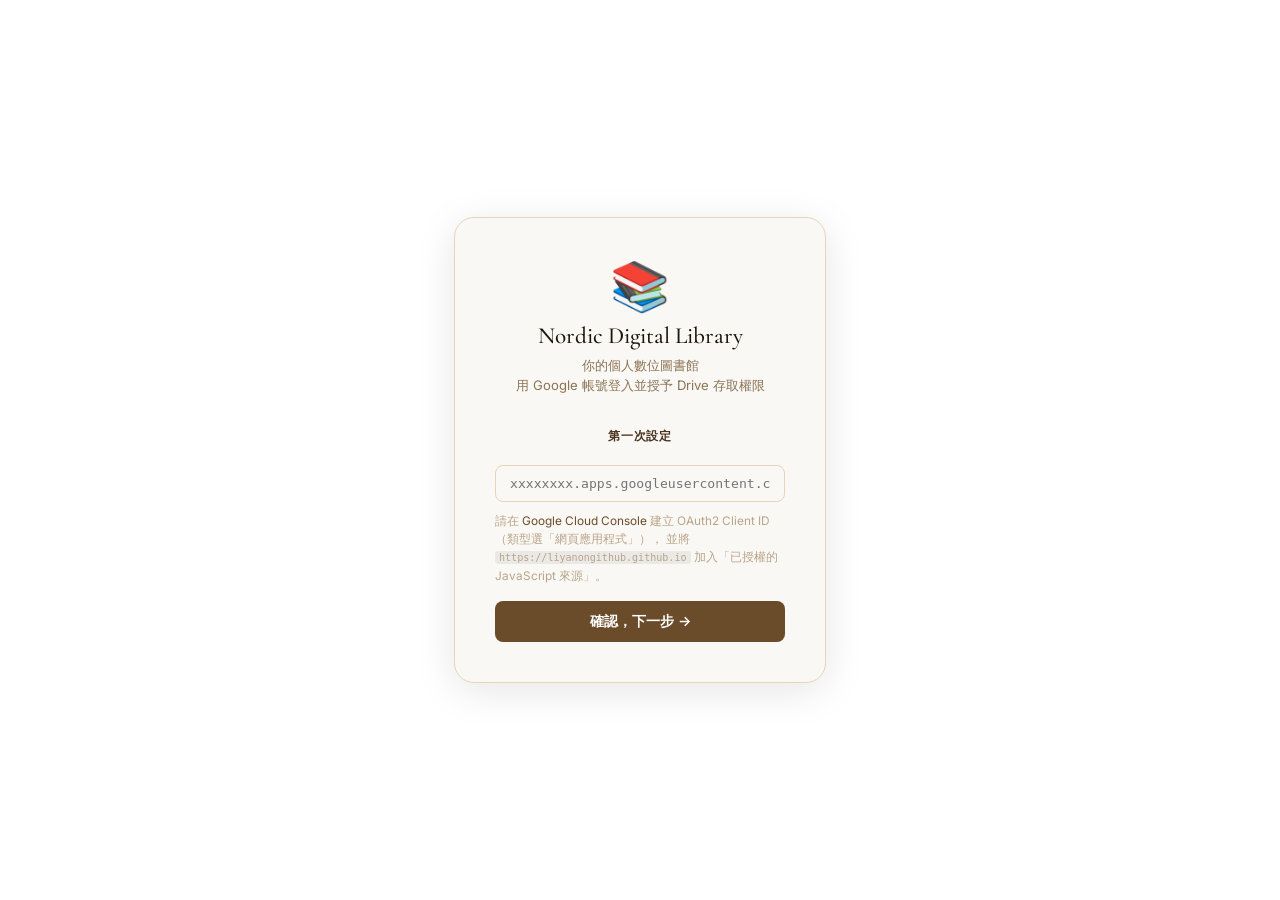
<file: index.html>
<!DOCTYPE html>
<html lang="zh-TW" data-theme="normal">
<head>
  <meta charset="UTF-8">
  <meta name="viewport" content="width=device-width, initial-scale=1.0">
  <title>Nordic Digital Library</title>
  <link rel="stylesheet" href="css/main.css">
  <link rel="stylesheet" href="css/bookshelf.css">
  <link rel="stylesheet" href="css/themes.css">
  <style>
    /* Dashboard-specific overrides */
    body { overflow: hidden; }
    .main-area { height: 100vh; overflow: hidden; }
    .library-scene { height: calc(100vh - var(--header-height)); }

    /* Shelf sections layout */
    .shelf-sections {
      display: flex;
      flex-direction: column;
      height: 100%;
      padding: 0 0 80px;
      position: relative;
    }

    .shelf-row { flex: 1; }

    .shelf-books {
      height: calc(100% - 22px);
      align-items: flex-end;
      padding: 12px 32px 0 80px;
      gap: 8px;
    }

    /* Bottom scene area */
    .scene-floor {
      position: absolute;
      bottom: 0;
      left: 0;
      right: 0;
      height: 90px;
      background: linear-gradient(
        180deg,
        rgba(100, 70, 30, 0.15) 0%,
        rgba(80, 55, 20, 0.35) 100%
      );
      border-top: 3px solid rgba(0,0,0,0.12);
    }

    /* Librarian standing figure area */
    .librarian-zone {
      position: absolute;
      bottom: 90px;
      left: 50%;
      transform: translateX(-50%);
      z-index: 5;
      display: flex;
      flex-direction: column;
      align-items: center;
      gap: 10px;
      pointer-events: none;
    }

    .librarian-svg-wrap {
      pointer-events: all;
      cursor: pointer;
      transition: transform 0.3s ease;
    }
    .librarian-svg-wrap:hover { transform: scale(1.03); }

    /* Currently reading — positioned bottom right */
    .currently-reading {
      position: absolute;
      bottom: 100px;
      right: 52px;
      z-index: 6;
    }

    /* Sparkle accent */
    .sparkle-icon {
      position: absolute;
      bottom: 24px;
      right: 280px;
      z-index: 6;
      color: rgba(255,255,255,0.55);
      font-size: 30px;
      animation: sparkle-pulse 3s ease-in-out infinite;
      pointer-events: none;
    }

    /* Stats row in scene top bar */
    .scene-stats {
      display: flex;
      gap: 12px;
      align-items: center;
    }

    .stat-chip {
      background: rgba(255,255,255,0.65);
      backdrop-filter: blur(6px);
      border: 1px solid rgba(255,255,255,0.4);
      border-radius: 16px;
      padding: 4px 12px;
      font-size: 0.72rem;
      color: var(--text-medium);
      font-weight: 500;
      white-space: nowrap;
    }

    .stat-chip strong {
      color: var(--text-dark);
    }

    /* Quick filter chips row */
    .filter-row {
      display: flex;
      gap: 7px;
      padding: 6px 32px 0 80px;
      flex-wrap: nowrap;
      overflow-x: auto;
      scrollbar-width: none;
    }
    .filter-row::-webkit-scrollbar { display: none; }

    /* Bench element on floor */
    .scene-bench {
      position: absolute;
      bottom: 90px;
      left: 25%;
      right: 30%;
      height: 28px;
      background: linear-gradient(
        180deg,
        #c4956a 0%,
        #a07040 40%,
        #8b5e35 100%
      );
      border-radius: 4px;
      box-shadow: 0 6px 16px rgba(0,0,0,0.3);
      pointer-events: none;
    }

    .scene-bench::before,
    .scene-bench::after {
      content: '';
      position: absolute;
      bottom: -20px;
      width: 14px;
      height: 20px;
      background: #7a5030;
      border-radius: 0 0 3px 3px;
    }
    .scene-bench::before { left: 20px; }
    .scene-bench::after  { right: 20px; }

    /* Search modal */
    .search-modal-results {
      max-height: 360px;
      overflow-y: auto;
    }

    .search-result-item {
      display: flex;
      align-items: center;
      gap: 12px;
      padding: 10px 14px;
      border-radius: 8px;
      cursor: pointer;
      transition: background 0.15s;
    }
    .search-result-item:hover { background: var(--accent-light); }

    .search-result-cover {
      width: 32px;
      height: 44px;
      border-radius: 3px;
      flex-shrink: 0;
      display: flex;
      align-items: center;
      justify-content: center;
      font-size: 10px;
      color: rgba(255,255,255,0.8);
      font-weight: 600;
      overflow: hidden;
    }

    .search-result-info {}
    .search-result-title { font-size: 0.88rem; font-weight: 500; color: var(--text-dark); }
    .search-result-author { font-size: 0.72rem; color: var(--text-light); font-style: italic; }
  </style>
</head>
<body>

<div id="app" class="app-layout">

  <!-- ── Sidebar ── -->
  <aside class="sidebar">
    <div class="sidebar-logo">
      <div class="sidebar-logo-icon">📚</div>
    </div>
    <nav class="sidebar-nav">
      <a href="index.html" class="nav-item active" title="Dashboard">
        <svg viewBox="0 0 24 24" fill="none" stroke="currentColor" stroke-width="1.5">
          <rect x="3" y="3" width="7" height="7" rx="1"/><rect x="14" y="3" width="7" height="7" rx="1"/>
          <rect x="3" y="14" width="7" height="7" rx="1"/><rect x="14" y="14" width="7" height="7" rx="1"/>
        </svg>
        <span class="nav-label">Dashboard</span>
      </a>
      <a href="library.html" class="nav-item" title="My Library">
        <svg viewBox="0 0 24 24" fill="none" stroke="currentColor" stroke-width="1.5">
          <path d="M4 19.5A2.5 2.5 0 0 1 6.5 17H20"/><path d="M6.5 2H20v20H6.5A2.5 2.5 0 0 1 4 19.5v-15A2.5 2.5 0 0 1 6.5 2z"/>
        </svg>
        <span class="nav-label">My Library</span>
      </a>
      <a href="featured.html" class="nav-item" title="Featured Collections">
        <svg viewBox="0 0 24 24" fill="none" stroke="currentColor" stroke-width="1.5">
          <polygon points="12 2 15.09 8.26 22 9.27 17 14.14 18.18 21.02 12 17.77 5.82 21.02 7 14.14 2 9.27 8.91 8.26 12 2"/>
        </svg>
        <span class="nav-label">Featured</span>
      </a>
      <a href="authors.html" class="nav-item" title="Authors">
        <svg viewBox="0 0 24 24" fill="none" stroke="currentColor" stroke-width="1.5">
          <path d="M20 21v-2a4 4 0 0 0-4-4H8a4 4 0 0 0-4 4v2"/>
          <circle cx="12" cy="7" r="4"/>
        </svg>
        <span class="nav-label">Authors</span>
      </a>
      <a href="chat.html" class="nav-item" title="Chat with Librarian">
        <svg viewBox="0 0 24 24" fill="none" stroke="currentColor" stroke-width="1.5">
          <path d="M21 15a2 2 0 0 1-2 2H7l-4 4V5a2 2 0 0 1 2-2h14a2 2 0 0 1 2 2z"/>
        </svg>
        <span class="nav-label">Chat</span>
      </a>
    </nav>
    <div class="sidebar-footer">
      <a href="settings.html" class="nav-item" title="Settings">
        <svg viewBox="0 0 24 24" fill="none" stroke="currentColor" stroke-width="1.5">
          <circle cx="12" cy="12" r="3"/>
          <path d="M19.4 15a1.65 1.65 0 0 0 .33 1.82l.06.06a2 2 0 0 1-2.83 2.83l-.06-.06a1.65 1.65 0 0 0-1.82-.33 1.65 1.65 0 0 0-1 1.51V21a2 2 0 0 1-4 0v-.09A1.65 1.65 0 0 0 9 19.4a1.65 1.65 0 0 0-1.82.33l-.06.06a2 2 0 0 1-2.83-2.83l.06-.06A1.65 1.65 0 0 0 4.68 15a1.65 1.65 0 0 0-1.51-1H3a2 2 0 0 1 0-4h.09A1.65 1.65 0 0 0 4.6 9a1.65 1.65 0 0 0-.33-1.82l-.06-.06a2 2 0 0 1 2.83-2.83l.06.06A1.65 1.65 0 0 0 9 4.68a1.65 1.65 0 0 0 1-1.51V3a2 2 0 0 1 4 0v.09a1.65 1.65 0 0 0 1 1.51 1.65 1.65 0 0 0 1.82-.33l.06-.06a2 2 0 0 1 2.83 2.83l-.06.06A1.65 1.65 0 0 0 19.4 9a1.65 1.65 0 0 0 1.51 1H21a2 2 0 0 1 0 4h-.09a1.65 1.65 0 0 0-1.51 1z"/>
        </svg>
        <span class="nav-label">Settings</span>
      </a>
    </div>
  </aside>

  <!-- ── Main Area ── -->
  <div class="main-area">

    <!-- Header -->
    <header class="header">
      <div style="width:60px"></div>
      <h1 class="header-title">Nordic Digital Library</h1>
      <div class="header-actions">
        <div class="header-search" id="headerSearchTrigger">
          <svg width="14" height="14" viewBox="0 0 24 24" fill="none" stroke="currentColor" stroke-width="2">
            <circle cx="11" cy="11" r="8"/><path d="m21 21-4.35-4.35"/>
          </svg>
          <span style="font-size:0.8rem;color:var(--text-muted)">Global search</span>
        </div>
        <div class="header-avatar" id="userAvatar" title="Profile">R</div>
      </div>
    </header>

    <!-- Library Scene -->
    <div class="library-scene">
      <div class="scene-inner" style="max-width:none;padding:0;height:100%;position:relative;">

        <!-- Top bar: stats + theme switcher -->
        <div class="scene-topbar" style="position:absolute;top:0;left:148px;right:0;z-index:10;padding:10px 24px;">
          <div class="scene-stats" id="sceneStats">
            <!-- filled by JS -->
          </div>
          <div style="display:flex;gap:10px;align-items:center;">
            <div class="theme-switcher" title="閱讀模式">
              <span style="font-size:0.68rem;color:var(--text-light);margin-right:4px;">Mode</span>
              <div class="theme-btn active" data-theme="normal"    title="標準"  onclick="switchTheme('normal')"></div>
              <div class="theme-btn"        data-theme="relaxing"  title="放鬆"  onclick="switchTheme('relaxing')"></div>
              <div class="theme-btn"        data-theme="educational" title="學習" onclick="switchTheme('educational')"></div>
              <div class="theme-btn"        data-theme="intense"   title="專注"  onclick="switchTheme('intense')"></div>
              <div class="theme-btn"        data-theme="night"     title="夜間"  onclick="switchTheme('night')"></div>
            </div>
          </div>
        </div>

        <!-- Filter chips row -->
        <div class="filter-row" id="filterRow" style="position:absolute;top:52px;left:148px;right:0;z-index:10;">
          <!-- filled by JS -->
        </div>

        <!-- Bookshelves -->
        <div class="shelf-sections">
          <!-- Shelf 1 (top) -->
          <div class="shelf-row">
            <div class="shelf-books" id="shelf1"><!-- books injected --></div>
            <div class="shelf-board"></div>
          </div>
          <!-- Shelf 2 (middle) -->
          <div class="shelf-row">
            <div class="shelf-books" id="shelf2"><!-- books injected --></div>
            <div class="shelf-board"></div>
          </div>
          <!-- Shelf 3 (lower) -->
          <div class="shelf-row">
            <div class="shelf-books" id="shelf3"><!-- books injected --></div>
            <div class="shelf-board"></div>
          </div>
        </div>

        <!-- Floor -->
        <div class="scene-floor"></div>

        <!-- Bench -->
        <div class="scene-bench"></div>

        <!-- Librarian Figure -->
        <div class="librarian-zone">
          <div class="librarian-svg-wrap" onclick="window.location.href='chat.html'" title="與圖書館員聊天">
            <!-- Illustrated librarian SVG -->
            <svg width="130" height="260" viewBox="0 0 130 260" fill="none" xmlns="http://www.w3.org/2000/svg">
              <!-- Shadow -->
              <ellipse cx="65" cy="252" rx="35" ry="6" fill="rgba(0,0,0,0.18)"/>
              <!-- Legs -->
              <rect x="48" y="185" width="14" height="62" rx="7" fill="#2C2416"/>
              <rect x="68" y="185" width="14" height="62" rx="7" fill="#2C2416"/>
              <!-- Shoes -->
              <ellipse cx="55" cy="247" rx="10" ry="5" fill="#1a1008"/>
              <ellipse cx="75" cy="247" rx="10" ry="5" fill="#1a1008"/>
              <!-- Body / Sweater -->
              <rect x="38" y="120" width="54" height="72" rx="10" fill="#5C4A3A"/>
              <!-- Collar -->
              <path d="M55 120 Q65 130 75 120" stroke="#4a3828" stroke-width="2" fill="none"/>
              <!-- Left arm holding book -->
              <rect x="18" y="128" width="22" height="12" rx="6" fill="#5C4A3A"/>
              <rect x="12" y="124" width="12" height="50" rx="6" fill="#5C4A3A"/>
              <!-- Book being held -->
              <rect x="8" y="150" width="30" height="38" rx="3" fill="#f5f0e8" stroke="#8B5E3C" stroke-width="1.5"/>
              <rect x="10" y="152" width="26" height="34" rx="2" fill="#f8f4ee"/>
              <text x="23" y="166" text-anchor="middle" font-family="serif" font-size="5" fill="#5C4A3A">WEL</text>
              <text x="23" y="174" text-anchor="middle" font-family="serif" font-size="5" fill="#5C4A3A">COME</text>
              <!-- Right arm (pointing) -->
              <rect x="90" y="128" width="22" height="12" rx="6" fill="#5C4A3A"/>
              <rect x="98" y="128" width="12" height="42" rx="6" fill="#5C4A3A" transform="rotate(-20,104,128)"/>
              <!-- Neck -->
              <rect x="59" y="106" width="12" height="18" rx="6" fill="#c4956a"/>
              <!-- Head -->
              <ellipse cx="65" cy="90" rx="26" ry="28" fill="#d4a070"/>
              <!-- Hair -->
              <ellipse cx="65" cy="66" rx="26" ry="14" fill="#4a3520"/>
              <rect x="39" y="66" width="52" height="12" rx="0" fill="#4a3520"/>
              <!-- Face features -->
              <ellipse cx="57" cy="88" rx="4" ry="5" fill="#fff" opacity="0.9"/>
              <ellipse cx="73" cy="88" rx="4" ry="5" fill="#fff" opacity="0.9"/>
              <circle cx="57" cy="89" r="2.5" fill="#3a2a1a"/>
              <circle cx="73" cy="89" r="2.5" fill="#3a2a1a"/>
              <!-- Smile -->
              <path d="M57 98 Q65 104 73 98" stroke="#8B5E3C" stroke-width="1.5" fill="none" stroke-linecap="round"/>
              <!-- Eyebrows -->
              <path d="M53 83 Q57 80 61 83" stroke="#4a3520" stroke-width="1.5" fill="none" stroke-linecap="round"/>
              <path d="M69 83 Q73 80 77 83" stroke="#4a3520" stroke-width="1.5" fill="none" stroke-linecap="round"/>
            </svg>
          </div>
          <!-- Chat bubble -->
          <div class="librarian-bubble" onclick="window.location.href='chat.html'" id="librarianBubble">
            今天想讀點什麼？✨
          </div>
        </div>

        <!-- Currently Reading Widget -->
        <div class="currently-reading" id="currentlyReading" style="display:none">
          <div class="reading-book-stand" onclick="goToCurrentBook()">
            <div class="reading-label">📖 Currently Reading</div>
            <div class="reading-title" id="currentBookTitle">—</div>
            <div class="reading-progress-wrap">
              <div class="reading-progress-text">
                <span>進度</span>
                <span id="currentBookProgress">0%</span>
              </div>
              <div class="progress-bar">
                <div class="progress-bar-fill" id="currentBookProgressBar" style="width:0%"></div>
              </div>
            </div>
          </div>
        </div>

        <!-- Sparkle -->
        <div class="sparkle-icon">✦</div>

      </div><!-- /scene-inner -->
    </div><!-- /library-scene -->

  </div><!-- /main-area -->
</div><!-- /app -->

<!-- Search Modal -->
<div class="modal-overlay" id="searchModal" onclick="closeSearch(event)">
  <div class="modal" style="width:min(560px,92vw)">
    <div style="display:flex;align-items:center;gap:10px;margin-bottom:16px;">
      <svg width="18" height="18" viewBox="0 0 24 24" fill="none" stroke="var(--text-light)" stroke-width="2">
        <circle cx="11" cy="11" r="8"/><path d="m21 21-4.35-4.35"/>
      </svg>
      <input type="text" id="searchInput" class="form-input" placeholder="搜尋書名、作者..." style="flex:1;border:none;padding:4px 0;font-size:1rem;outline:none;background:transparent;">
    </div>
    <div class="search-modal-results" id="searchResults"></div>
  </div>
</div>

<!-- Toast -->
<div id="toast"></div>

<script src="js/storage.js"></script>
<script src="js/auth.js"></script>
<script src="js/utils.js"></script>
<script>
  if (!Auth.requireAuth()) throw new Error('auth');
  // ── Init ────────────────────────────────────────────────
  Storage.initMockData();
  Utils.initTheme();

  let allBooks   = Storage.getBooks();
  let allRecords = Storage.getRecords();
  let activeFilter = { category: 'all', status: 'all' };

  // ── Render bookshelf ────────────────────────────────────
  function renderShelves() {
    const books   = Storage.getBooks();
    const records = Storage.getRecords();

    // Filter books
    let filtered = Utils.filterBooks(books, records, {
      category: activeFilter.category !== 'all' ? activeFilter.category : null,
      status:   activeFilter.status   !== 'all' ? activeFilter.status   : null,
    });

    // Distribute books across 3 shelves
    const third = Math.ceil(filtered.length / 3);
    const shelves = [
      filtered.slice(0, third),
      filtered.slice(third, third * 2),
      filtered.slice(third * 2),
    ];

    const shelfIds = ['shelf1', 'shelf2', 'shelf3'];

    // Mixed face-out / spine-out for visual variety
    const patterns = [
      // Shelf 1: mostly face-out (top display shelf)
      (i) => 'face-out',
      // Shelf 2: alternating with some spines
      (i) => (i % 5 === 2 || i % 7 === 4) ? 'spine-out' : 'face-out',
      // Shelf 3: more spines
      (i) => (i % 3 === 1) ? 'spine-out' : 'face-out',
    ];

    shelfIds.forEach((id, si) => {
      const el = document.getElementById(id);
      const shelfBooks = shelves[si];

      if (!shelfBooks || shelfBooks.length === 0) {
        el.innerHTML = `<div class="empty-shelf-msg"><p>（空書架）</p></div>`;
        return;
      }

      el.innerHTML = shelfBooks.map((book, i) => {
        const rec   = records[book.id] || {};
        const type  = patterns[si](i);
        const color = book.coverColor || Utils.generateColor(book.id);
        const stars = rec.rating ? '★'.repeat(rec.rating) : '';
        const statusClass = rec.status || 'want-to-read';
        const statusLabel = Utils.statusText(rec.status);

        // Size variation
        const sizeClass = si === 0
          ? (i % 4 === 0 ? 'large' : '')
          : (i % 6 === 0 ? 'large' : i % 4 === 2 ? 'small' : '');

        const coverImg = book.coverUrl
          ? `<img src="${book.coverUrl}" alt="" style="position:absolute;inset:0;width:100%;height:100%;object-fit:cover;">`
          : '';

        if (type === 'face-out') {
          const textColor = Utils.isLightColor(color) ? '#1e160a' : '#ffffff';
          return `
            <div class="book-card face-out ${sizeClass}" onclick="location.href='book.html?id=${encodeURIComponent(book.id)}'">
              <div class="book-cover" style="background:${color};position:relative;">
                ${coverImg}
                ${!book.coverUrl ? `
                  <div class="book-cover-inner" style="position:absolute;bottom:0;left:0;right:0;padding:6px;background:linear-gradient(0deg,rgba(0,0,0,0.65) 0%,transparent 100%);">
                    <div class="book-cover-title" style="color:#fff">${Utils.escHtml(book.title)}</div>
                    <div class="book-cover-author" style="color:rgba(255,255,255,0.8)">${Utils.escHtml(book.author||'')}</div>
                  </div>` : ''}
              </div>
              <div class="book-tooltip">
                <div class="tooltip-title">${Utils.escHtml(book.title)}</div>
                <div class="tooltip-author">${Utils.escHtml(book.author||'')}</div>
                <div class="tooltip-meta">
                  <span class="tooltip-rating">${stars || '—'}</span>
                  <span class="tooltip-status status-badge ${statusClass}">${statusLabel}</span>
                </div>
              </div>
            </div>`;
        } else {
          return `
            <div class="book-card spine-out ${si===0?'tall':''}" onclick="location.href='book.html?id=${encodeURIComponent(book.id)}'">
              <div class="book-spine" style="background:${color};">
                <span class="book-spine-text">${Utils.escHtml(book.title)}</span>
              </div>
              <div class="book-tooltip">
                <div class="tooltip-title">${Utils.escHtml(book.title)}</div>
                <div class="tooltip-author">${Utils.escHtml(book.author||'')}</div>
              </div>
            </div>`;
        }
      }).join('');
    });

    // Stats
    renderStats();
  }

  function renderStats() {
    const stats = Storage.getStats();
    document.getElementById('sceneStats').innerHTML = `
      <div class="stat-chip">📚 <strong>${stats.totalBooks}</strong> 本藏書</div>
      <div class="stat-chip">✅ <strong>${stats.completedThisYear}</strong> 今年已讀</div>
      ${stats.avgRating !== '—' ? `<div class="stat-chip">⭐ <strong>${stats.avgRating}</strong> 平均評分</div>` : ''}
      ${stats.topCategory ? `<div class="stat-chip">🏷️ <strong>${stats.topCategory}</strong></div>` : ''}
    `;
  }

  // ── Filter chips ────────────────────────────────────────
  function renderFilters() {
    const books    = Storage.getBooks();
    const cats     = Utils.getCategories(books).filter(c => c !== 'all');
    const statuses = ['reading', 'completed', 'want-to-read'];
    const statusLabels = { reading:'閱讀中', completed:'已讀', 'want-to-read':'想讀' };

    document.getElementById('filterRow').innerHTML = `
      <div class="filter-chip ${activeFilter.category==='all'?'active':''}"
           onclick="setFilter('category','all')">全部</div>
      ${cats.map(c => `
        <div class="filter-chip ${activeFilter.category===c?'active':''}"
             onclick="setFilter('category','${c}')">${c}</div>
      `).join('')}
      <div style="width:1px;background:rgba(255,255,255,0.3);margin:0 4px;align-self:stretch"></div>
      ${statuses.map(s => `
        <div class="filter-chip ${activeFilter.status===s?'active':''}"
             onclick="setFilter('status','${s}')">${statusLabels[s]}</div>
      `).join('')}
    `;
  }

  function setFilter(key, value) {
    if (key === 'category') {
      activeFilter.category = activeFilter.category === value ? 'all' : value;
    } else {
      activeFilter.status = activeFilter.status === value ? 'all' : value;
    }
    renderFilters();
    renderShelves();
  }

  // ── Currently reading widget ─────────────────────────────
  function renderCurrentlyReading() {
    const stats = Storage.getStats();
    const books  = stats.currentlyReading;
    const records = Storage.getRecords();

    if (books.length === 0) {
      document.getElementById('currentlyReading').style.display = 'none';
      return;
    }

    const book = books[0];
    const rec  = Storage.getRecord(book.id);

    document.getElementById('currentlyReading').style.display = 'block';
    document.getElementById('currentBookTitle').textContent = book.title;
    document.getElementById('currentBookProgress').textContent = `${rec.progress || 0}%`;
    document.getElementById('currentBookProgressBar').style.width = `${rec.progress || 0}%`;

    window._currentBookId = book.id;
  }

  window.goToCurrentBook = function() {
    if (window._currentBookId) {
      location.href = `book.html?id=${encodeURIComponent(window._currentBookId)}`;
    }
  };

  // ── Theme switcher ──────────────────────────────────────
  window.switchTheme = function(theme) {
    Utils.applyTheme(theme);
  };

  // ── Librarian bubble ────────────────────────────────────
  function randomGreeting() {
    const greetings = [
      '今天想讀點什麼？✨',
      '需要我推薦一本書嗎？',
      '歡迎回來！繼續閱讀吧。',
      '有什麼書想聊聊嗎？',
      '讓我來幫你找書！',
    ];
    const name = Storage.getSetting('librarianName') || '小書';
    const idx  = Math.floor(Date.now() / 60000) % greetings.length;
    document.getElementById('librarianBubble').textContent = greetings[idx];
  }

  // ── Search ──────────────────────────────────────────────
  document.getElementById('headerSearchTrigger').addEventListener('click', openSearch);

  function openSearch() {
    document.getElementById('searchModal').classList.add('open');
    setTimeout(() => document.getElementById('searchInput').focus(), 100);
  }

  window.closeSearch = function(e) {
    if (e.target === document.getElementById('searchModal')) {
      document.getElementById('searchModal').classList.remove('open');
    }
  };

  document.getElementById('searchInput').addEventListener('input', Utils.debounce(function() {
    const query = this.value.trim();
    if (!query) { document.getElementById('searchResults').innerHTML = ''; return; }

    const books   = Storage.getBooks();
    const records = Storage.getRecords();
    const results = Utils.filterBooks(books, records, { query }).slice(0, 12);

    document.getElementById('searchResults').innerHTML = results.length === 0
      ? `<p style="text-align:center;color:var(--text-light);padding:20px;font-style:italic;">找不到「${Utils.escHtml(query)}」相關的書</p>`
      : results.map(book => {
          const color = book.coverColor || Utils.generateColor(book.id);
          return `
            <div class="search-result-item" onclick="location.href='book.html?id=${encodeURIComponent(book.id)}'">
              <div class="search-result-cover" style="background:${color}">
                ${book.coverUrl ? `<img src="${book.coverUrl}" style="width:100%;height:100%;object-fit:cover;">` : ''}
              </div>
              <div class="search-result-info">
                <div class="search-result-title">${Utils.escHtml(book.title)}</div>
                <div class="search-result-author">${Utils.escHtml(book.author||'')}</div>
              </div>
            </div>`;
        }).join('');
  }, 200));

  document.addEventListener('keydown', e => {
    if (e.key === 'Escape') document.getElementById('searchModal').classList.remove('open');
    if ((e.metaKey || e.ctrlKey) && e.key === 'k') { e.preventDefault(); openSearch(); }
  });

  // ── Init ─────────────────────────────────────────────────
  renderFilters();
  renderShelves();
  renderCurrentlyReading();
  randomGreeting();
  Auth.renderAvatar(document.getElementById('userAvatar'));

  // Apply saved theme
  const savedTheme = Storage.getSetting('readingMode') || 'normal';
  document.querySelectorAll('.theme-btn').forEach(btn => {
    btn.classList.toggle('active', btn.dataset.theme === savedTheme);
  });
</script>
</body>
</html>
</file>
<file: css/main.css>
/* ============================================================
   NORDIC DIGITAL LIBRARY — Global Styles
   ============================================================ */

@import url('https://fonts.googleapis.com/css2?family=Cormorant+Garamond:ital,wght@0,300;0,400;0,500;0,600;1,300;1,400&family=Inter:wght@300;400;500;600&display=swap');

/* ── CSS Variables ──────────────────────────────────────── */
:root {
  /* Wood palette */
  --wood-dark:       #5c3d1e;
  --wood-medium:     #8b5e3c;
  --wood-warm:       #b07d4e;
  --wood-light:      #c9a06e;
  --wood-highlight:  #dbb98a;
  --wood-pale:       #edd9b4;

  /* UI palette */
  --wall-bg:         #e8d4b0;
  --page-bg:         #f5f0e8;
  --sidebar-bg:      #faf8f4;
  --sidebar-border:  #e8d5b8;
  --header-bg:       rgba(250, 248, 244, 0.92);

  /* Text */
  --text-dark:       #1e160a;
  --text-medium:     #4a3520;
  --text-light:      #8b7355;
  --text-muted:      #b8a48a;

  /* Accent */
  --accent:          #6b4c2a;
  --accent-hover:    #8b6035;
  --accent-light:    #f0e6d3;

  /* Status */
  --status-reading:  #4a8c6b;
  --status-done:     #6b4c2a;
  --status-want:     #8b7355;

  /* Dimensions */
  --sidebar-width:   148px;
  --header-height:   64px;

  /* Fonts */
  --font-serif:      'Cormorant Garamond', Georgia, serif;
  --font-sans:       'Inter', system-ui, sans-serif;

  /* Transitions */
  --transition:      0.25s cubic-bezier(0.4, 0, 0.2, 1);
}

/* ── Reset & Base ───────────────────────────────────────── */
*, *::before, *::after {
  box-sizing: border-box;
  margin: 0;
  padding: 0;
}

html {
  font-size: 16px;
  scroll-behavior: smooth;
}

body {
  font-family: var(--font-sans);
  font-weight: 400;
  color: var(--text-dark);
  background: var(--page-bg);
  min-height: 100vh;
  overflow-x: hidden;
  -webkit-font-smoothing: antialiased;
}

a {
  color: inherit;
  text-decoration: none;
}

button {
  font-family: var(--font-sans);
  cursor: pointer;
  border: none;
  background: none;
}

input, textarea, select {
  font-family: var(--font-sans);
  font-size: 0.875rem;
}

img {
  display: block;
  max-width: 100%;
}

/* ── Layout Shell ───────────────────────────────────────── */
.app-layout {
  display: flex;
  min-height: 100vh;
}

.main-area {
  flex: 1;
  margin-left: var(--sidebar-width);
  display: flex;
  flex-direction: column;
  min-height: 100vh;
}

/* ── Sidebar ────────────────────────────────────────────── */
.sidebar {
  position: fixed;
  left: 0;
  top: 0;
  bottom: 0;
  width: var(--sidebar-width);
  background: var(--sidebar-bg);
  border-right: 1px solid var(--sidebar-border);
  display: flex;
  flex-direction: column;
  align-items: stretch;
  z-index: 100;
  box-shadow: 2px 0 12px rgba(0,0,0,0.06);
}

/* Marble accent strip on left edge */
.sidebar::before {
  content: '';
  position: absolute;
  left: 0;
  top: 0;
  bottom: 0;
  width: 5px;
  background: linear-gradient(180deg,
    #e8e0d8 0%,
    #d4ccc4 20%,
    #c8c0b8 40%,
    #dcd4cc 60%,
    #e4dcd4 80%,
    #ccc4bc 100%
  );
}

.sidebar-logo {
  padding: 20px 16px 16px 22px;
  border-bottom: 1px solid var(--sidebar-border);
}

.sidebar-logo-icon {
  width: 36px;
  height: 36px;
  background: var(--wood-medium);
  border-radius: 8px;
  display: flex;
  align-items: center;
  justify-content: center;
  color: #fff;
  font-size: 18px;
  margin-bottom: 0;
}

.sidebar-nav {
  flex: 1;
  padding: 12px 0;
  display: flex;
  flex-direction: column;
  gap: 2px;
}

.nav-item {
  display: flex;
  flex-direction: column;
  align-items: center;
  justify-content: center;
  padding: 10px 12px;
  margin: 0 8px;
  border-radius: 10px;
  color: var(--text-light);
  font-size: 0.7rem;
  font-weight: 500;
  letter-spacing: 0.02em;
  transition: all var(--transition);
  cursor: pointer;
  gap: 4px;
  text-transform: uppercase;
}

.nav-item:hover {
  background: var(--accent-light);
  color: var(--accent);
}

.nav-item.active {
  background: var(--accent-light);
  color: var(--accent);
}

.nav-item svg {
  width: 20px;
  height: 20px;
  stroke-width: 1.5;
}

.nav-label {
  text-align: center;
  line-height: 1.2;
}

.sidebar-footer {
  padding: 12px 0 20px;
  border-top: 1px solid var(--sidebar-border);
}

/* ── Header ─────────────────────────────────────────────── */
.header {
  position: sticky;
  top: 0;
  height: var(--header-height);
  background: var(--header-bg);
  backdrop-filter: blur(12px);
  -webkit-backdrop-filter: blur(12px);
  border-bottom: 1px solid rgba(200, 180, 150, 0.3);
  display: flex;
  align-items: center;
  padding: 0 28px;
  z-index: 50;
}

.header-title {
  flex: 1;
  text-align: center;
  font-family: var(--font-serif);
  font-size: 1.15rem;
  font-weight: 500;
  letter-spacing: 0.18em;
  text-transform: uppercase;
  color: var(--text-dark);
}

.header-actions {
  display: flex;
  align-items: center;
  gap: 12px;
}

.header-search {
  display: flex;
  align-items: center;
  gap: 8px;
  background: rgba(255,255,255,0.7);
  border: 1px solid var(--sidebar-border);
  border-radius: 20px;
  padding: 6px 14px;
  font-size: 0.8rem;
  color: var(--text-light);
  cursor: pointer;
  transition: all var(--transition);
  width: 180px;
}

.header-search:hover {
  background: #fff;
  border-color: var(--wood-light);
}

.header-search input {
  border: none;
  background: transparent;
  outline: none;
  width: 100%;
  color: var(--text-dark);
  font-size: 0.82rem;
}

.header-search input::placeholder {
  color: var(--text-muted);
}

.header-avatar {
  width: 34px;
  height: 34px;
  border-radius: 50%;
  background: var(--wood-medium);
  display: flex;
  align-items: center;
  justify-content: center;
  color: #fff;
  font-size: 14px;
  font-weight: 600;
  cursor: pointer;
  overflow: hidden;
  border: 2px solid var(--wood-highlight);
  transition: transform var(--transition);
}

.header-avatar:hover {
  transform: scale(1.05);
}

/* ── Page Content ───────────────────────────────────────── */
.page-content {
  flex: 1;
  padding: 28px 32px;
}

.page-title {
  font-family: var(--font-serif);
  font-size: 2rem;
  font-weight: 400;
  letter-spacing: 0.04em;
  color: var(--text-dark);
  margin-bottom: 24px;
}

/* ── Buttons ─────────────────────────────────────────────── */
.btn {
  display: inline-flex;
  align-items: center;
  gap: 7px;
  padding: 9px 18px;
  border-radius: 8px;
  font-size: 0.82rem;
  font-weight: 500;
  transition: all var(--transition);
  cursor: pointer;
  border: none;
}

.btn-primary {
  background: var(--accent);
  color: #fff;
}

.btn-primary:hover {
  background: var(--wood-dark);
}

.btn-secondary {
  background: var(--accent-light);
  color: var(--accent);
  border: 1px solid var(--sidebar-border);
}

.btn-secondary:hover {
  background: var(--sidebar-border);
}

.btn-ghost {
  color: var(--text-medium);
  padding: 8px 14px;
}

.btn-ghost:hover {
  background: var(--accent-light);
  color: var(--accent);
}

/* ── Form Elements ───────────────────────────────────────── */
.form-group {
  display: flex;
  flex-direction: column;
  gap: 6px;
  margin-bottom: 20px;
}

.form-label {
  font-size: 0.75rem;
  font-weight: 600;
  letter-spacing: 0.08em;
  text-transform: uppercase;
  color: var(--text-light);
}

.form-input {
  padding: 10px 14px;
  border: 1px solid var(--sidebar-border);
  border-radius: 8px;
  font-size: 0.875rem;
  background: #fff;
  color: var(--text-dark);
  outline: none;
  transition: border-color var(--transition);
}

.form-input:focus {
  border-color: var(--wood-warm);
  box-shadow: 0 0 0 3px rgba(176, 125, 78, 0.12);
}

.form-textarea {
  padding: 12px 14px;
  border: 1px solid var(--sidebar-border);
  border-radius: 8px;
  font-size: 0.875rem;
  background: #fff;
  color: var(--text-dark);
  outline: none;
  resize: vertical;
  min-height: 120px;
  line-height: 1.6;
  transition: border-color var(--transition);
}

.form-textarea:focus {
  border-color: var(--wood-warm);
  box-shadow: 0 0 0 3px rgba(176, 125, 78, 0.12);
}

/* ── Star Rating ─────────────────────────────────────────── */
.star-rating {
  display: flex;
  gap: 3px;
}

.star-rating .star {
  font-size: 1.25rem;
  cursor: pointer;
  color: var(--wood-pale);
  transition: color var(--transition), transform var(--transition);
  line-height: 1;
}

.star-rating .star.active,
.star-rating .star:hover {
  color: #d4a843;
  transform: scale(1.15);
}

/* ── Status Badge ────────────────────────────────────────── */
.status-badge {
  display: inline-flex;
  align-items: center;
  gap: 4px;
  padding: 3px 9px;
  border-radius: 12px;
  font-size: 0.7rem;
  font-weight: 600;
  letter-spacing: 0.05em;
  text-transform: uppercase;
}

.status-badge.reading {
  background: rgba(74, 140, 107, 0.15);
  color: var(--status-reading);
}

.status-badge.completed {
  background: rgba(107, 76, 42, 0.12);
  color: var(--status-done);
}

.status-badge.want-to-read {
  background: rgba(139, 115, 85, 0.12);
  color: var(--status-want);
}

.status-badge.dropped {
  background: rgba(180, 80, 60, 0.12);
  color: #b44c3c;
}

/* ── Progress Bar ────────────────────────────────────────── */
.progress-bar {
  height: 4px;
  background: var(--sidebar-border);
  border-radius: 2px;
  overflow: hidden;
}

.progress-bar-fill {
  height: 100%;
  background: var(--wood-warm);
  border-radius: 2px;
  transition: width 0.4s ease;
}

/* ── Toast Notification ──────────────────────────────────── */
#toast {
  position: fixed;
  bottom: 28px;
  left: 50%;
  transform: translateX(-50%) translateY(20px);
  background: var(--wood-dark);
  color: #fff;
  padding: 10px 22px;
  border-radius: 20px;
  font-size: 0.82rem;
  font-weight: 500;
  opacity: 0;
  pointer-events: none;
  transition: all 0.3s ease;
  z-index: 1000;
  white-space: nowrap;
}

#toast.show {
  opacity: 1;
  transform: translateX(-50%) translateY(0);
}

/* ── Scrollbar ───────────────────────────────────────────── */
::-webkit-scrollbar {
  width: 6px;
  height: 6px;
}

::-webkit-scrollbar-track {
  background: transparent;
}

::-webkit-scrollbar-thumb {
  background: var(--wood-pale);
  border-radius: 3px;
}

::-webkit-scrollbar-thumb:hover {
  background: var(--wood-light);
}

/* ── Modal ───────────────────────────────────────────────── */
.modal-overlay {
  position: fixed;
  inset: 0;
  background: rgba(30, 22, 10, 0.5);
  backdrop-filter: blur(4px);
  display: flex;
  align-items: center;
  justify-content: center;
  z-index: 200;
  opacity: 0;
  pointer-events: none;
  transition: opacity var(--transition);
}

.modal-overlay.open {
  opacity: 1;
  pointer-events: all;
}

.modal {
  background: var(--page-bg);
  border-radius: 16px;
  padding: 32px;
  width: min(500px, 90vw);
  max-height: 90vh;
  overflow-y: auto;
  box-shadow: 0 24px 64px rgba(0,0,0,0.2);
  transform: translateY(16px);
  transition: transform var(--transition);
}

.modal-overlay.open .modal {
  transform: translateY(0);
}

.modal-title {
  font-family: var(--font-serif);
  font-size: 1.5rem;
  font-weight: 400;
  margin-bottom: 20px;
  color: var(--text-dark);
}

/* ── Responsive ──────────────────────────────────────────── */
@media (max-width: 768px) {
  :root {
    --sidebar-width: 64px;
    --header-height: 56px;
  }

  .nav-label {
    display: none;
  }

  .nav-item {
    padding: 12px 8px;
    margin: 0 4px;
  }

  .header-title {
    font-size: 0.9rem;
    letter-spacing: 0.1em;
  }

  .header-search {
    width: 140px;
  }
}
</file>
<file: css/bookshelf.css>
/* ============================================================
   NORDIC DIGITAL LIBRARY — Bookshelf Scene Styles
   ============================================================ */

/* ── Scene Container ─────────────────────────────────────── */
.library-scene {
  position: relative;
  width: 100%;
  min-height: calc(100vh - var(--header-height));
  background:
    /* Wood grain overlay */
    repeating-linear-gradient(
      90deg,
      transparent 0px,
      transparent 80px,
      rgba(0,0,0,0.012) 80px,
      rgba(0,0,0,0.012) 82px
    ),
    /* Wall background gradient */
    linear-gradient(
      180deg,
      #d4b896 0%,
      #c9a87a 15%,
      #c4a070 30%,
      #bc9868 45%,
      #c8a475 60%,
      #c0997a 75%,
      #b8956e 90%,
      #b09060 100%
    );
  overflow: hidden;
}

/* Subtle vignette overlay */
.library-scene::after {
  content: '';
  position: absolute;
  inset: 0;
  background: radial-gradient(
    ellipse at center,
    transparent 50%,
    rgba(30, 16, 4, 0.18) 100%
  );
  pointer-events: none;
  z-index: 1;
}

/* ── Scene Inner ─────────────────────────────────────────── */
.scene-inner {
  position: relative;
  max-width: 1100px;
  margin: 0 auto;
  padding: 0 24px;
  z-index: 2;
}

/* ── Top Bar (Search + Theme) ────────────────────────────── */
.scene-topbar {
  display: flex;
  align-items: center;
  justify-content: space-between;
  padding: 16px 0 8px;
  gap: 12px;
}

.scene-search {
  display: flex;
  align-items: center;
  gap: 8px;
  background: rgba(255,255,255,0.75);
  backdrop-filter: blur(8px);
  border: 1px solid rgba(255,255,255,0.5);
  border-radius: 24px;
  padding: 8px 18px;
  width: 280px;
  transition: all 0.25s;
}

.scene-search:focus-within {
  background: rgba(255,255,255,0.92);
  width: 340px;
}

.scene-search input {
  border: none;
  background: transparent;
  outline: none;
  font-size: 0.83rem;
  color: var(--text-dark);
  width: 100%;
}

.scene-search input::placeholder {
  color: var(--text-light);
}

.scene-search svg {
  color: var(--text-light);
  flex-shrink: 0;
}

.theme-switcher {
  display: flex;
  align-items: center;
  gap: 6px;
  background: rgba(255,255,255,0.65);
  backdrop-filter: blur(8px);
  border: 1px solid rgba(255,255,255,0.5);
  border-radius: 20px;
  padding: 5px 10px;
}

.theme-btn {
  width: 22px;
  height: 22px;
  border-radius: 50%;
  cursor: pointer;
  border: 2px solid transparent;
  transition: transform 0.2s, border-color 0.2s;
  position: relative;
}

.theme-btn:hover,
.theme-btn.active {
  transform: scale(1.2);
  border-color: #fff;
}

.theme-btn[data-theme="normal"]      { background: #f5f0e8; }
.theme-btn[data-theme="relaxing"]    { background: #f5e6c8; }
.theme-btn[data-theme="educational"] { background: #c8d8f0; }
.theme-btn[data-theme="intense"]     { background: #2a2040; }
.theme-btn[data-theme="night"]       { background: #121212; }

/* ── Shelf Controls ─────────────────────────────────────── */
.shelf-controls {
  display: flex;
  align-items: center;
  gap: 10px;
  margin-bottom: 6px;
  flex-wrap: wrap;
}

.filter-chip {
  display: inline-flex;
  align-items: center;
  gap: 5px;
  padding: 5px 14px;
  border-radius: 16px;
  font-size: 0.75rem;
  font-weight: 500;
  background: rgba(255,255,255,0.65);
  border: 1px solid rgba(255,255,255,0.4);
  color: var(--text-medium);
  cursor: pointer;
  transition: all 0.2s;
  backdrop-filter: blur(4px);
}

.filter-chip:hover,
.filter-chip.active {
  background: rgba(255,255,255,0.9);
  color: var(--accent);
  border-color: rgba(176,125,78,0.4);
}

.sort-select {
  padding: 5px 10px;
  border-radius: 16px;
  font-size: 0.75rem;
  font-weight: 500;
  background: rgba(255,255,255,0.65);
  border: 1px solid rgba(255,255,255,0.4);
  color: var(--text-medium);
  cursor: pointer;
  outline: none;
  backdrop-filter: blur(4px);
}

/* ── Bookshelf Structure ─────────────────────────────────── */
.bookshelf {
  position: relative;
  width: 100%;
}

/* Individual shelf row */
.shelf-row {
  position: relative;
  margin-bottom: 0;
}

/* Books area within a shelf */
.shelf-books {
  display: flex;
  align-items: flex-end;
  gap: 6px;
  padding: 20px 20px 0;
  min-height: 180px;
  flex-wrap: nowrap;
  overflow-x: auto;
  scrollbar-width: none;
}

.shelf-books::-webkit-scrollbar {
  display: none;
}

/* The wooden shelf board */
.shelf-board {
  height: 22px;
  background: linear-gradient(
    180deg,
    #c4956a 0%,
    #a07040 30%,
    #8b5e35 60%,
    #7a5030 100%
  );
  box-shadow:
    0 4px 12px rgba(0,0,0,0.35),
    0 1px 0 rgba(255,255,255,0.12) inset,
    0 -1px 0 rgba(0,0,0,0.2) inset;
  border-radius: 0 0 3px 3px;
  margin: 0 0;
}

/* Shelf lip (front edge highlight) */
.shelf-board::after {
  content: '';
  display: block;
  height: 5px;
  background: linear-gradient(
    180deg,
    rgba(255,255,255,0.15) 0%,
    transparent 100%
  );
  border-radius: 0 0 3px 3px;
}

/* ── Book Cards ─────────────────────────────────────────── */
.book-card {
  position: relative;
  cursor: pointer;
  transition: transform 0.2s cubic-bezier(0.34, 1.56, 0.64, 1);
  flex-shrink: 0;
}

.book-card:hover {
  transform: translateY(-12px) rotate(-1deg);
  z-index: 10;
}

/* Face-out book (showing cover) */
.book-card.face-out .book-cover {
  width: 95px;
  height: 130px;
  border-radius: 2px 6px 6px 2px;
  position: relative;
  overflow: hidden;
  box-shadow:
    -3px 3px 10px rgba(0,0,0,0.35),
    2px 0 6px rgba(0,0,0,0.2),
    inset -3px 0 8px rgba(0,0,0,0.15);
  background-size: cover;
  background-position: center;
  display: flex;
  flex-direction: column;
  justify-content: flex-end;
}

/* Book spine effect */
.book-card.face-out .book-cover::before {
  content: '';
  position: absolute;
  left: 0;
  top: 0;
  bottom: 0;
  width: 8px;
  background: linear-gradient(90deg,
    rgba(0,0,0,0.4) 0%,
    rgba(0,0,0,0.1) 60%,
    transparent 100%
  );
}

/* Book cover text overlay */
.book-cover-inner {
  position: relative;
  padding: 8px;
  background: linear-gradient(
    0deg,
    rgba(0,0,0,0.7) 0%,
    rgba(0,0,0,0.2) 60%,
    transparent 100%
  );
}

.book-cover-title {
  font-family: var(--font-serif);
  font-size: 0.68rem;
  font-weight: 600;
  color: #fff;
  line-height: 1.2;
  letter-spacing: 0.02em;
}

.book-cover-author {
  font-size: 0.58rem;
  color: rgba(255,255,255,0.8);
  margin-top: 2px;
  font-style: italic;
}

/* Large face-out book */
.book-card.face-out.large .book-cover {
  width: 115px;
  height: 155px;
}

/* Small face-out book */
.book-card.face-out.small .book-cover {
  width: 78px;
  height: 110px;
}

/* Spine-out book (showing spine) */
.book-card.spine-out .book-spine {
  width: 28px;
  height: 130px;
  border-radius: 2px 3px 3px 2px;
  position: relative;
  display: flex;
  align-items: center;
  justify-content: center;
  box-shadow:
    -2px 2px 8px rgba(0,0,0,0.3),
    1px 0 4px rgba(0,0,0,0.15),
    inset -2px 0 6px rgba(0,0,0,0.2);
}

.book-card.spine-out.tall .book-spine {
  height: 155px;
  width: 24px;
}

.book-spine-text {
  writing-mode: vertical-rl;
  text-orientation: mixed;
  transform: rotate(180deg);
  font-size: 0.6rem;
  font-weight: 600;
  letter-spacing: 0.08em;
  color: rgba(255,255,255,0.9);
  text-transform: uppercase;
  text-shadow: 0 1px 2px rgba(0,0,0,0.4);
  padding: 8px 0;
  overflow: hidden;
  white-space: nowrap;
  max-height: 90%;
  text-overflow: ellipsis;
}

/* ── Book Tooltip / Hover Card ──────────────────────────── */
.book-card:hover .book-tooltip {
  opacity: 1;
  transform: translateY(0) translateX(-50%);
  pointer-events: all;
}

.book-tooltip {
  position: absolute;
  bottom: calc(100% + 14px);
  left: 50%;
  transform: translateY(8px) translateX(-50%);
  background: rgba(30, 20, 8, 0.92);
  backdrop-filter: blur(10px);
  color: #fff;
  border-radius: 10px;
  padding: 10px 14px;
  width: 180px;
  opacity: 0;
  pointer-events: none;
  transition: all 0.2s ease;
  z-index: 20;
  box-shadow: 0 8px 24px rgba(0,0,0,0.4);
}

.book-tooltip::after {
  content: '';
  position: absolute;
  top: 100%;
  left: 50%;
  transform: translateX(-50%);
  border: 6px solid transparent;
  border-top-color: rgba(30, 20, 8, 0.92);
}

.tooltip-title {
  font-family: var(--font-serif);
  font-size: 0.82rem;
  font-weight: 500;
  line-height: 1.3;
  margin-bottom: 4px;
}

.tooltip-author {
  font-size: 0.7rem;
  color: rgba(255,255,255,0.65);
  font-style: italic;
  margin-bottom: 7px;
}

.tooltip-meta {
  display: flex;
  align-items: center;
  justify-content: space-between;
  gap: 8px;
}

.tooltip-rating {
  color: #d4a843;
  font-size: 0.72rem;
  letter-spacing: 1px;
}

.tooltip-status {
  font-size: 0.65rem;
  padding: 2px 7px;
  border-radius: 10px;
  font-weight: 500;
}

/* ── Librarian Figure ────────────────────────────────────── */
.librarian-zone {
  position: absolute;
  bottom: 22px;
  left: 50%;
  transform: translateX(-50%);
  z-index: 5;
  display: flex;
  flex-direction: column;
  align-items: center;
  gap: 12px;
  pointer-events: none;
}

.librarian-figure {
  width: 140px;
  height: auto;
  filter: drop-shadow(0 8px 20px rgba(0,0,0,0.3));
  pointer-events: all;
  cursor: pointer;
  transition: transform 0.3s ease;
}

.librarian-figure:hover {
  transform: scale(1.04);
}

.librarian-bubble {
  background: rgba(255,255,255,0.92);
  backdrop-filter: blur(8px);
  border-radius: 12px;
  padding: 8px 14px;
  font-size: 0.75rem;
  color: var(--text-medium);
  font-style: italic;
  max-width: 200px;
  text-align: center;
  box-shadow: 0 4px 16px rgba(0,0,0,0.15);
  pointer-events: all;
  cursor: pointer;
  transition: transform 0.2s;
  position: relative;
}

.librarian-bubble::after {
  content: '';
  position: absolute;
  bottom: -6px;
  left: 50%;
  transform: translateX(-50%);
  border: 6px solid transparent;
  border-top-color: rgba(255,255,255,0.92);
  border-bottom: none;
}

.librarian-bubble:hover {
  transform: translateY(-2px);
}

/* ── Currently Reading Widget ────────────────────────────── */
.currently-reading {
  position: absolute;
  bottom: 32px;
  right: 40px;
  z-index: 5;
}

.reading-book-stand {
  background: rgba(255,255,255,0.88);
  backdrop-filter: blur(10px);
  border-radius: 12px;
  padding: 12px 16px;
  box-shadow: 0 6px 20px rgba(0,0,0,0.2);
  max-width: 200px;
  cursor: pointer;
  transition: transform 0.2s;
}

.reading-book-stand:hover {
  transform: translateY(-4px);
}

.reading-label {
  font-size: 0.65rem;
  font-weight: 600;
  letter-spacing: 0.1em;
  text-transform: uppercase;
  color: var(--status-reading);
  margin-bottom: 4px;
}

.reading-title {
  font-family: var(--font-serif);
  font-size: 0.9rem;
  font-weight: 500;
  color: var(--text-dark);
  line-height: 1.3;
}

.reading-progress-wrap {
  margin-top: 8px;
}

.reading-progress-text {
  display: flex;
  justify-content: space-between;
  font-size: 0.65rem;
  color: var(--text-light);
  margin-bottom: 4px;
}

/* ── Sparkle Icon ────────────────────────────────────────── */
.sparkle {
  position: absolute;
  bottom: 20px;
  right: 260px;
  z-index: 5;
  color: rgba(255,255,255,0.6);
  font-size: 28px;
  animation: sparkle-pulse 3s ease-in-out infinite;
}

@keyframes sparkle-pulse {
  0%, 100% { opacity: 0.4; transform: scale(1) rotate(0deg); }
  50%       { opacity: 0.9; transform: scale(1.15) rotate(15deg); }
}

/* ── Empty State ─────────────────────────────────────────── */
.empty-shelf-msg {
  display: flex;
  flex-direction: column;
  align-items: center;
  justify-content: center;
  padding: 40px 24px;
  gap: 12px;
  color: rgba(255,255,255,0.7);
  text-align: center;
}

.empty-shelf-msg svg {
  width: 48px;
  height: 48px;
  opacity: 0.5;
}

.empty-shelf-msg p {
  font-size: 0.85rem;
  font-style: italic;
}

/* ── Library Grid View (My Library page) ────────────────── */
.library-grid-header {
  display: flex;
  align-items: center;
  justify-content: space-between;
  margin-bottom: 24px;
  flex-wrap: wrap;
  gap: 12px;
}

.library-grid {
  display: grid;
  grid-template-columns: repeat(auto-fill, minmax(140px, 1fr));
  gap: 20px;
}

.library-card {
  cursor: pointer;
  transition: transform 0.2s ease;
}

.library-card:hover {
  transform: translateY(-6px);
}

.library-card-cover {
  width: 100%;
  aspect-ratio: 2/3;
  border-radius: 6px;
  overflow: hidden;
  box-shadow: 0 6px 20px rgba(0,0,0,0.15);
  margin-bottom: 10px;
  position: relative;
}

.library-card-cover img {
  width: 100%;
  height: 100%;
  object-fit: cover;
}

.library-card-cover-placeholder {
  width: 100%;
  height: 100%;
  display: flex;
  flex-direction: column;
  align-items: center;
  justify-content: center;
  padding: 12px;
  text-align: center;
}

.library-card-cover-placeholder .cover-title {
  font-family: var(--font-serif);
  font-size: 0.8rem;
  font-weight: 600;
  color: rgba(255,255,255,0.95);
  line-height: 1.3;
  margin-bottom: 4px;
}

.library-card-cover-placeholder .cover-author {
  font-size: 0.62rem;
  color: rgba(255,255,255,0.75);
  font-style: italic;
}

.library-card-title {
  font-family: var(--font-serif);
  font-size: 0.88rem;
  font-weight: 500;
  color: var(--text-dark);
  line-height: 1.3;
  margin-bottom: 3px;
}

.library-card-author {
  font-size: 0.72rem;
  color: var(--text-light);
  font-style: italic;
}

.library-card-footer {
  display: flex;
  align-items: center;
  gap: 6px;
  margin-top: 5px;
}

/* ── Author Grid ─────────────────────────────────────────── */
.author-grid {
  display: grid;
  grid-template-columns: repeat(auto-fill, minmax(200px, 1fr));
  gap: 16px;
}

.author-card {
  background: var(--sidebar-bg);
  border: 1px solid var(--sidebar-border);
  border-radius: 12px;
  padding: 18px;
  cursor: pointer;
  transition: all 0.2s;
}

.author-card:hover {
  border-color: var(--wood-light);
  transform: translateY(-3px);
  box-shadow: 0 8px 24px rgba(0,0,0,0.08);
}

.author-avatar {
  width: 44px;
  height: 44px;
  border-radius: 50%;
  background: var(--wood-medium);
  color: #fff;
  display: flex;
  align-items: center;
  justify-content: center;
  font-family: var(--font-serif);
  font-size: 1.1rem;
  font-weight: 600;
  margin-bottom: 10px;
}

.author-name {
  font-family: var(--font-serif);
  font-size: 1rem;
  font-weight: 500;
  color: var(--text-dark);
  margin-bottom: 3px;
}

.author-count {
  font-size: 0.72rem;
  color: var(--text-light);
}

/* ── Collections View ────────────────────────────────────── */
.collections-grid {
  display: grid;
  grid-template-columns: repeat(auto-fill, minmax(240px, 1fr));
  gap: 20px;
}

.collection-card {
  border-radius: 14px;
  overflow: hidden;
  cursor: pointer;
  transition: transform 0.2s, box-shadow 0.2s;
  box-shadow: 0 4px 16px rgba(0,0,0,0.1);
}

.collection-card:hover {
  transform: translateY(-5px);
  box-shadow: 0 12px 32px rgba(0,0,0,0.15);
}

.collection-cover {
  height: 160px;
  display: flex;
  align-items: center;
  justify-content: center;
  font-size: 3rem;
  position: relative;
}

.collection-info {
  background: var(--sidebar-bg);
  padding: 14px 16px;
}

.collection-name {
  font-family: var(--font-serif);
  font-size: 1rem;
  font-weight: 500;
  margin-bottom: 4px;
  color: var(--text-dark);
}

.collection-count {
  font-size: 0.72rem;
  color: var(--text-light);
}
</file>
<file: css/themes.css>
/* ============================================================
   NORDIC DIGITAL LIBRARY — Reading Mode Themes
   ============================================================ */

/* ── Normal (Default) ────────────────────────────────────── */
[data-theme="normal"] {
  --page-bg:        #f5f0e8;
  --sidebar-bg:     #faf8f4;
  --sidebar-border: #e8d5b8;
  --header-bg:      rgba(250, 248, 244, 0.92);
  --text-dark:      #1e160a;
  --text-medium:    #4a3520;
  --text-light:     #8b7355;
  --text-muted:     #b8a48a;
  --accent-light:   #f0e6d3;
  --wall-bg:        #e8d4b0;
}

/* ── Relaxing (Warm cream, soft serif) ───────────────────── */
[data-theme="relaxing"] {
  --page-bg:        #faf4e6;
  --sidebar-bg:     #fdf8ee;
  --sidebar-border: #e8d8b0;
  --header-bg:      rgba(253, 248, 238, 0.93);
  --text-dark:      #2a1f0a;
  --text-medium:    #5a4020;
  --text-light:     #9b8050;
  --text-muted:     #c0a870;
  --accent-light:   #f5e8c8;
  --wall-bg:        #e0c898;

  font-family: var(--font-serif);
}

[data-theme="relaxing"] body,
[data-theme="relaxing"] .form-input,
[data-theme="relaxing"] .form-textarea {
  font-family: var(--font-serif);
  font-size: 1.05rem;
  line-height: 1.75;
}

[data-theme="relaxing"] .library-scene {
  background:
    repeating-linear-gradient(
      90deg,
      transparent 0px,
      transparent 80px,
      rgba(0,0,0,0.01) 80px,
      rgba(0,0,0,0.01) 82px
    ),
    linear-gradient(
      180deg,
      #d4b496 0%,
      #c9a070 30%,
      #c09060 60%,
      #b08858 100%
    );
}

/* ── Educational (Cool blue-white, clear) ────────────────── */
[data-theme="educational"] {
  --page-bg:        #f0f5fc;
  --sidebar-bg:     #f7faff;
  --sidebar-border: #c8d8f0;
  --header-bg:      rgba(247, 250, 255, 0.93);
  --text-dark:      #0d1b2e;
  --text-medium:    #2a4060;
  --text-light:     #5a7a9a;
  --text-muted:     #90a8c0;
  --accent:         #2a5faa;
  --accent-hover:   #1e4a8a;
  --accent-light:   #ddeaff;
  --wall-bg:        #b0c8e8;

  --wood-dark:      #2a4a7a;
  --wood-medium:    #3a5a8a;
  --wood-warm:      #4a6a9a;
  --wood-light:     #5a80b0;
}

[data-theme="educational"] .library-scene {
  background:
    repeating-linear-gradient(
      90deg,
      transparent 0px,
      transparent 80px,
      rgba(0,0,0,0.01) 80px,
      rgba(0,0,0,0.01) 82px
    ),
    linear-gradient(
      180deg,
      #8ab0d0 0%,
      #7aa0c0 30%,
      #8898b8 60%,
      #7888a8 100%
    );
}

[data-theme="educational"] .shelf-board {
  background: linear-gradient(
    180deg,
    #4a6a9a 0%,
    #2a4a7a 50%,
    #1a3060 100%
  );
}

/* ── Intense (Dark charcoal, high contrast) ──────────────── */
[data-theme="intense"] {
  --page-bg:        #1a1420;
  --sidebar-bg:     #14101a;
  --sidebar-border: #2a2035;
  --header-bg:      rgba(20, 16, 26, 0.93);
  --text-dark:      #f0ecf8;
  --text-medium:    #c8c0d8;
  --text-light:     #8878a0;
  --text-muted:     #4a3860;
  --accent:         #9060d0;
  --accent-hover:   #a070e0;
  --accent-light:   #2a1840;
  --wall-bg:        #100c18;

  --wood-dark:      #4a2080;
  --wood-medium:    #6030a0;
  --wood-warm:      #7040b0;
  --wood-light:     #8060c0;
}

[data-theme="intense"] .library-scene {
  background:
    repeating-linear-gradient(
      90deg,
      transparent 0px,
      transparent 80px,
      rgba(255,255,255,0.01) 80px,
      rgba(255,255,255,0.01) 82px
    ),
    linear-gradient(
      180deg,
      #2a1840 0%,
      #1e1030 30%,
      #180c28 60%,
      #100820 100%
    );
}

[data-theme="intense"] .shelf-board {
  background: linear-gradient(
    180deg,
    #4a2080 0%,
    #2a1060 50%,
    #1a0848 100%
  );
}

[data-theme="intense"] .reading-book-stand,
[data-theme="intense"] .librarian-bubble,
[data-theme="intense"] .scene-search,
[data-theme="intense"] .filter-chip,
[data-theme="intense"] .theme-switcher {
  background: rgba(40, 28, 65, 0.88);
  border-color: rgba(100, 70, 160, 0.4);
  color: var(--text-medium);
}

/* ── Night (True dark, eye-friendly) ────────────────────── */
[data-theme="night"] {
  --page-bg:        #121212;
  --sidebar-bg:     #0e0e0e;
  --sidebar-border: #2a2a2a;
  --header-bg:      rgba(14, 14, 14, 0.95);
  --text-dark:      #e8e0d8;
  --text-medium:    #b8b0a8;
  --text-light:     #787068;
  --text-muted:     #484048;
  --accent:         #b8905a;
  --accent-hover:   #c8a06a;
  --accent-light:   #2a200e;
  --wall-bg:        #0a0808;

  --wood-dark:      #403020;
  --wood-medium:    #604838;
  --wood-warm:      #805848;
  --wood-light:     #a07060;
}

[data-theme="night"] .library-scene {
  background:
    repeating-linear-gradient(
      90deg,
      transparent 0px,
      transparent 80px,
      rgba(255,255,255,0.005) 80px,
      rgba(255,255,255,0.005) 82px
    ),
    linear-gradient(
      180deg,
      #2a1e14 0%,
      #1e160e 30%,
      #18100a 60%,
      #120c06 100%
    );
}

[data-theme="night"] .shelf-board {
  background: linear-gradient(
    180deg,
    #604838 0%,
    #403020 50%,
    #302010 100%
  );
}

[data-theme="night"] .reading-book-stand,
[data-theme="night"] .librarian-bubble,
[data-theme="night"] .scene-search,
[data-theme="night"] .filter-chip,
[data-theme="night"] .theme-switcher {
  background: rgba(26, 18, 10, 0.88);
  border-color: rgba(100, 75, 50, 0.4);
  color: var(--text-medium);
}

/* ── Smooth theme transitions ────────────────────────────── */
body,
.sidebar,
.header,
.library-scene,
.shelf-board,
.reading-book-stand,
.librarian-bubble,
.page-content,
.form-input,
.form-textarea {
  transition:
    background-color 0.4s ease,
    color 0.4s ease,
    border-color 0.4s ease;
}
</file>
